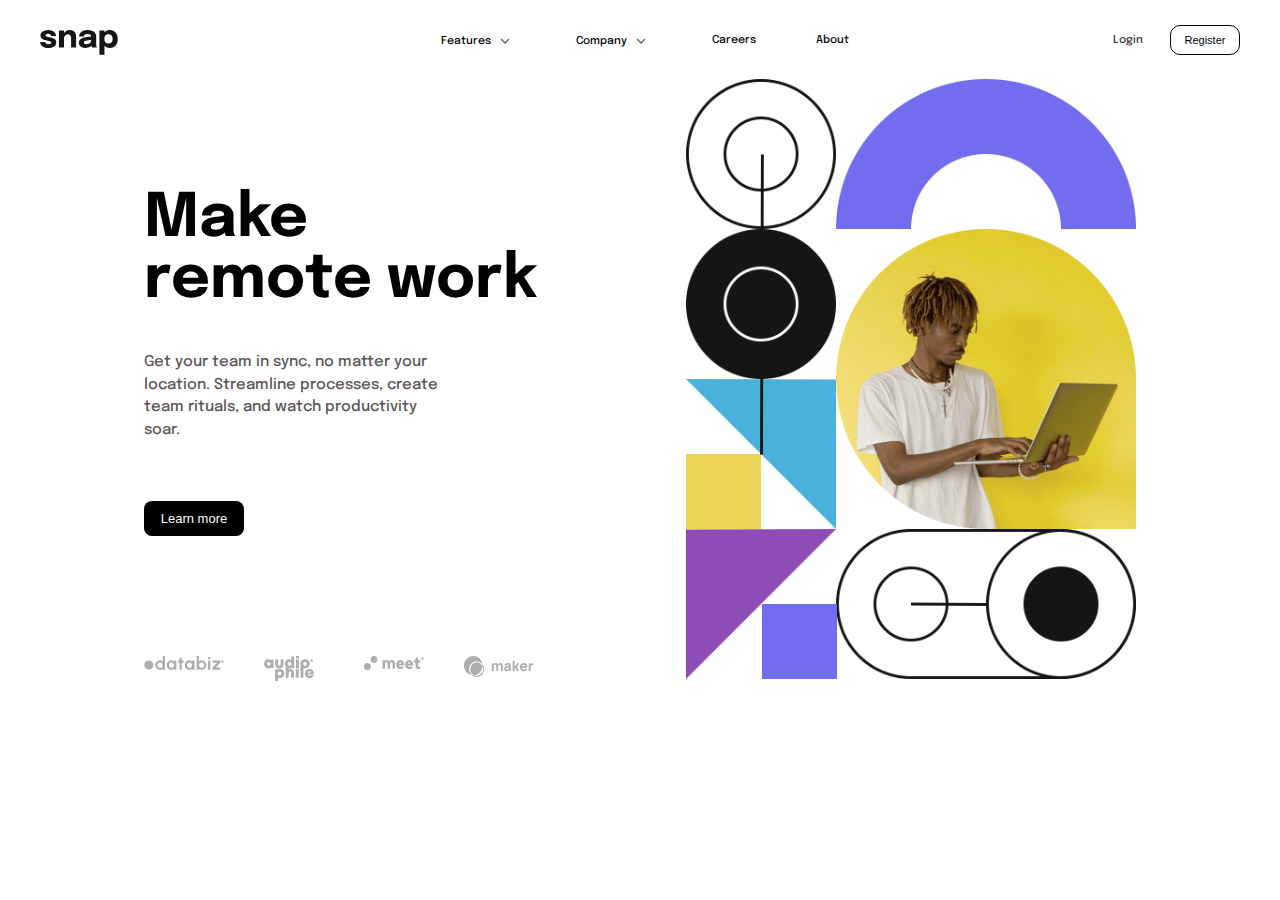
<file: index2.html>
<!DOCTYPE html>
<!-- add lang="en" to html -->
<html lang="en">
  <title>Intro section drop down menu</title>
  <head>
    <!----always add these 2 meta tags -->
    <meta name="viewport" content="width=device-width, initial-scale=1.0"> 
    <meta charset="UTF-8">

<link rel="preconnect" href="https://fonts.googleapis.com">
<link rel="preconnect" href="https://fonts.gstatic.com" crossorigin>
<link href="https://fonts.googleapis.com/css2?family=Epilogue:ital,wght@0,100..900;1,100..900&family=MuseoModerno:ital,wght@0,100..900;1,100..900&display=swap" rel="stylesheet">
    <link rel="stylesheet" href="header2.css">
    <link rel="stylesheet" href="general.css">
    <link rel="stylesheet" href="main.css">
    <link rel="stylesheet" href="main.css">
    
  </head>
  <body>
    <header>
      <div class="right-section">
       <nav class="nav-bar"> 
            <div>
              <img class="logo" src="images/logo.svg">
            </div>
            
          <ul class="main-list">
            
            <li class="dropdownclass"> 
              Features 
              <button class="dropdownBtn">
              <img class="dropdown-1" src="images/icon-arrow-down.svg">
              <!-- changed the class name from dropdowm to dropdown -->
               <ul class="dropdown-menu1 dropdown">
                  <li><a>Todo List</a></li>
                  <li>Calendar</li>
                  <li>Reminders</li>
                  <li>Planning</li>
                </ul>
              </button>
            </li>
          
            <li class="dropdownclass">
              Company 
              <button class="dropdownBtn">
              <img class="dropdown-2" src="./images/icon-arrow-down.svg">
                <ul class="dropdown-menu2 dropdown">
                  <li>History</li>
                  <li>Our Team</li>
                  <li>Bing</li>
                </ul>
              </button>
          </li>
          <li>Careers</li>
          <li>About</li>
        </ul> 
        <!-- moved the left section in to the nav bar -->
        <div class="left-section">
          <a href="">Login</a>
        &nbsp &nbsp &nbsp &nbsp &nbsp
        <button class="register-button">Register</button>
      </nav>  
       
     </div>
     </div>
    </div>

    
   </header>


    <main class="main-grid">

        <div class="right-division">
          <div class="head-word">
          <h1>Make <br>remote work</h1>
          </div>

          <div>
          <p>
            Get your team in sync, no matter your location.
            Streamline processes, create team rituals, and watch productivity soar. 
          </p>
        </div>
        
      <div>
        <button class="button">Learn more</button>
      </div>
        
        <div class="other-logos">
        <img class="databiz" src="images/client-databiz.svg">
        <img class="audiophile" src="images/client-audiophile.svg">
        <img class="meet" src="images/client-meet.svg">
        <img class="maker" src="images/client-maker.svg">
        </div>

      </div>
        
      <div class="left-division">
        <img class="left-image" src="images/image-hero-desktop.png">
      </div>
    </main>

    <script src="index.js"></script>
    

  </body>
</html>
</file>
<file: header2.css>
/*header{
  display:flex;
  flex-direction:left;
  justify-content:space-between;
  margin:20px;
  font-size:11px;
  font-family: Epilogue;
}
.right-section{
  display:flex;
  align-items:center;
  flex:1;
}
.logo{
  height:25px;
  padding-top:10px;
  margin-left:0px;
  margin-right:20px;
}
.nav-bar{
  display:flex;
  justify-content:space-between;
  cursor:pointer;
}
.main-list{
  display:flex;
  justify-content: space-between;
  align-items:center;
  gap:60px;
  list-style: none;
}
.dropdownclass{
  position:relative;
}
.dropdownBtn{
   background-color:white;
   border:none;
   position:relative;
  
}
  .dropdown-menu1{
  position:absolute;
  left:-60px;
  padding:10px;
  margin:10px;
  box-shadow: 0px 4px 10px 0px;
  list-style: none;
  visibility:hidden;
  opacity:0;
  background-color: white; /* for better styling by victor*/
 /* z-index: 1000; z-index: 1000; /* for better styling by vicor*/
 /* transition: all 0.3s ease; /* for better styling by victor*/
/* } */
/*.dropdown-menu2{
  position:absolute;
  left:-20px;
  padding:10px;
  margin:10px;
  box-shadow: 0px 4px 10px 0px;
  list-style:none;
  visibility:hidden;
  opacity:0;
  transition: all 0.3s ease;/* for better styling by victor*/
/*  background-color: white;/* for better styling by victor*/
/*  z-index: 1000; z-index: 1000;/* for better styling by victor*/
/*}
.show{
  opacity:1;
  visibility:visible;
}
.left-section{
  display:flex;
  align-items:center;
}
.left-section a{
  text-decoration: none;
  color:rgb(52, 48, 48);
}
.left-section a, button:hover{
  cursor: pointer;
}
.register-button{
  background-color:white;
  font-size:11px;
  height:30px;
  width:70px;
  border-radius:10px;
  border:solid;
  border-width:1px;
}
*/

header{
  display:flex;
  flex-direction:left;
  justify-content:space-between;
  margin:20px;
  font-size:11px;
  font-family: Epilogue;
}
.right-section{
  display:flex;
  align-items:center;
  flex:1;
  width: 100%; /* for better styling by victor*/
}
.logo{
  height:25px;
  padding-top:10px;
  margin-left:0px;
  margin-right:20px;
}
.nav-bar{
  display:flex;
  justify-content:space-between;
  /* cursor:pointer; */ /*no need for cursor to change to point for the entire nav bar*/
  width: 100%; /* for better styling by victor*/

}
.main-list{
  display:flex;
  justify-content: space-between;
  align-items:center;
  gap:60px;
  list-style: none;
}
.dropdownclass{
  position:relative;
}
.dropdownBtn{
   background-color:white;
   border:none;
   position:relative;
   
}
  .dropdown-menu1{
  position:absolute;
  left:-60px;
  padding:15px;
  margin:10px;
  font-size:10px;
  box-shadow: 0px 4px 10px 0px;
  list-style: none;
  visibility:hidden;
  opacity:0;
}
.dropdown-menu2{
  position:absolute;
  left:-20px;
  width:60px;
  padding:10px;
  margin:10px;
  font-size:10px;
  align-items: center;
  box-shadow: 0px 4px 10px 0px;
  list-style:none;
  visibility:hidden;
  opacity:0;
  transition: all 0.3s ease;
}
.list1,.list2,.list3,.list4{
 display:grid; 
 grid-template-columns:10px 60px;
 column-gap:10px;
 align-items:center;
}
.menu2{
  display:grid;
  grid-template-rows:5px 15px 5px;
}
.show{
  opacity:1;
  visibility:visible;
}
.left-section{
  display:flex;
  align-items:center;
  
}
.left-section a{
  text-decoration: none;
  color:rgb(52, 48, 48);
}
.left-section a, button:hover{
  cursor: pointer;
}
.register-button{
  background-color:white;
  font-size:11px;
  height:30px;
  width:70px;
  border-radius:10px;
  border:solid;
  border-width:1px;
}
</file>
<file: general.css>
body{
 background-color:hs1(0,0%,98);
 font-size: 15px;
 font-family:Epilogue;
 font-weight: 500;
 margin:20px;
}
</file>
<file: main.css>
.main-grid{
  display:grid;
  grid-template-columns: 1fr 0fr;
  width: 80%; /* adjust this to your needs */
  margin: auto; /*added this to add automatic margins to the left and right side of the container*/
  /* margin-left: 80px;
  margin-right:60px; */ 
}
@media (width:720px){
  .main-grid{
    grid-template-columns:1fr 1fr;
    
  }
}

.right-division{
  margin-top:70px;
  margin-left:0px;
  width:300px;
}

.head-word{
  font-size:30px;
  width:400px;
  flex:1;
}
.right-division p{
  font-size: px;
  margin-bottom:60px;
  line-height:1.5;
  color:rgb(90, 85, 85);
}
.left-division{
  margin-right:0px;
  width:450px;
}
.left-image{
 width:100%;
}
.button{
  background-color:black;
  color:white;
  font-size:13px;
  height:35px;
  width:100px;
  border:none;
  border-radius:8px;
  margin-bottom:120px;
}
.other-logos{
  display:grid;
  grid-template-columns: 80px 60px 60px 40px;
  column-gap:40px;
  width:70px;
}
.databiz{
  width:80px;
}
.audiophile{
  width:50px;
}
.meet{
  width:60px;
}
.maker{
  width:70px;
}
</file>
